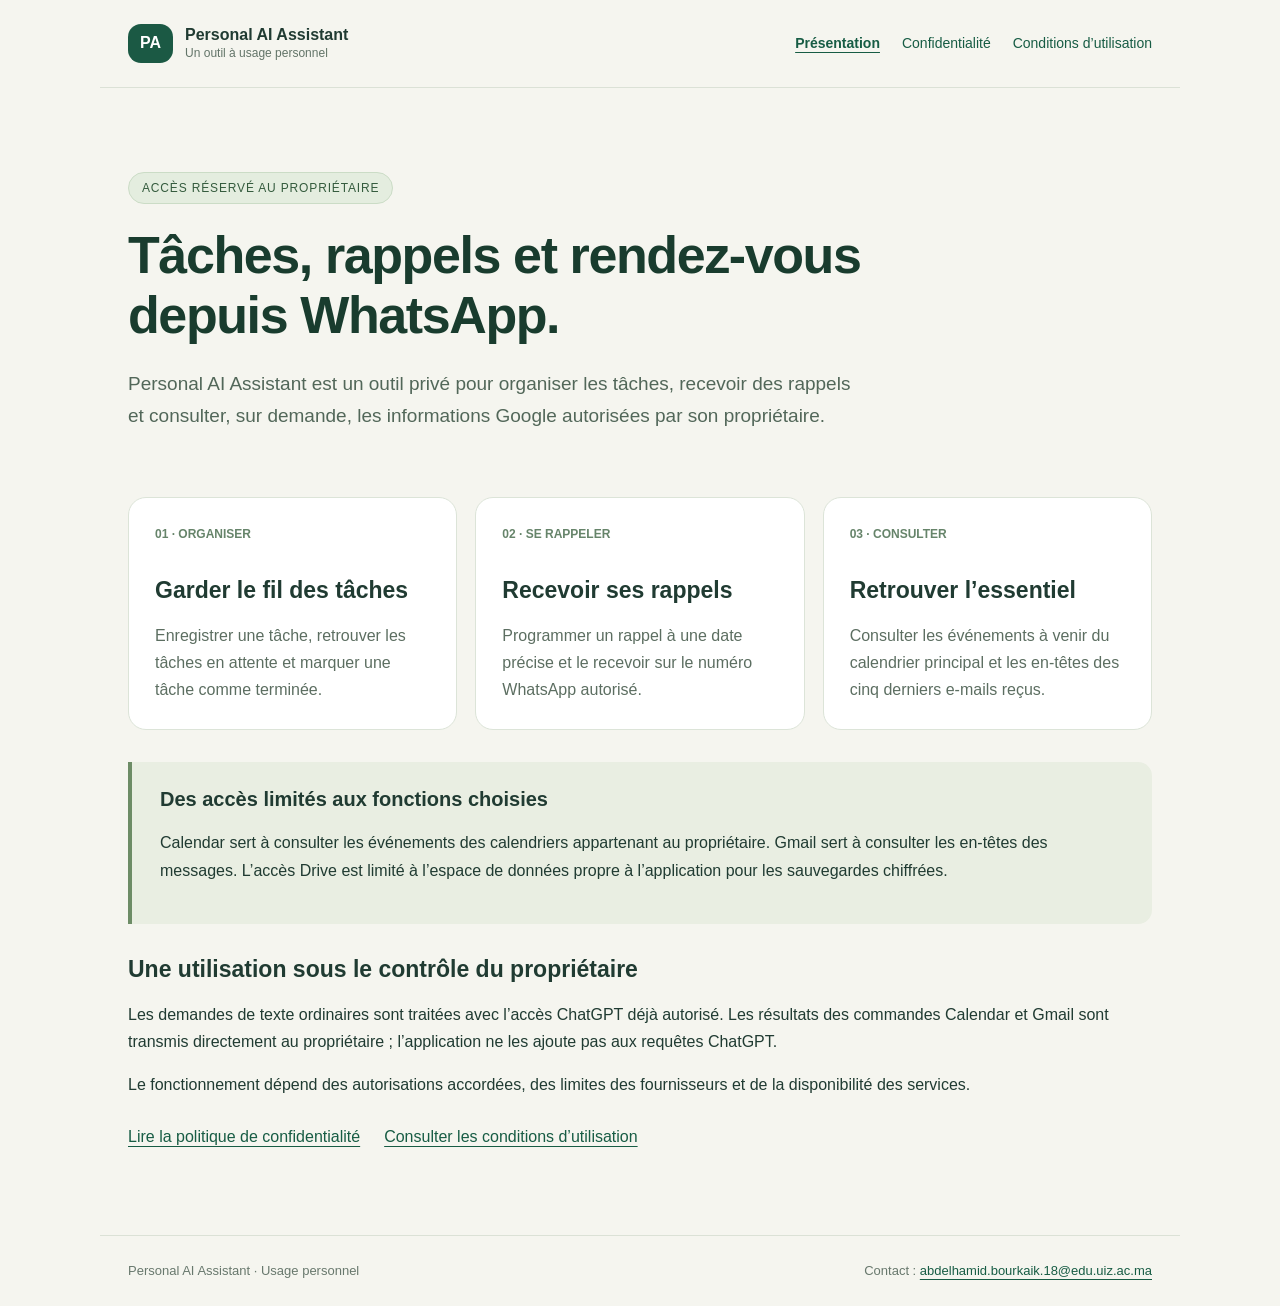
<file: index.html>
<!doctype html><html lang="fr"><head><meta charset="utf-8"><meta name="viewport" content="width=device-width, initial-scale=1"><meta name="description" content="Personal AI Assistant : assistant privé pour les tâches, les rappels et la consultation de données Google autorisées."><title>Présentation · Personal AI Assistant</title><link rel="stylesheet" href="styles.css"></head><body><header><a class="brand" href="index.html"><span class="mark" aria-hidden="true">PA</span><span>Personal AI Assistant<small>Un outil à usage personnel</small></span></a><nav aria-label="Navigation principale"><a href="index.html" aria-current="page">Présentation</a><a href="privacy.html">Confidentialité</a><a href="terms.html">Conditions d’utilisation</a></nav></header><main><section class="hero"><span class="tag">Accès réservé au propriétaire</span><h1>Tâches, rappels et rendez-vous depuis WhatsApp.</h1><p class="lead">Personal AI Assistant est un outil privé pour organiser les tâches, recevoir des rappels et consulter, sur demande, les informations Google autorisées par son propriétaire.</p></section><section class="grid" aria-label="Fonctionnalités"><article class="card"><span class="number">01 · ORGANISER</span><h2>Garder le fil des tâches</h2><p>Enregistrer une tâche, retrouver les tâches en attente et marquer une tâche comme terminée.</p></article><article class="card"><span class="number">02 · SE RAPPELER</span><h2>Recevoir ses rappels</h2><p>Programmer un rappel à une date précise et le recevoir sur le numéro WhatsApp autorisé.</p></article><article class="card"><span class="number">03 · CONSULTER</span><h2>Retrouver l’essentiel</h2><p>Consulter les événements à venir du calendrier principal et les en-têtes des cinq derniers e-mails reçus.</p></article></section><section class="note"><h2>Des accès limités aux fonctions choisies</h2><p>Calendar sert à consulter les événements des calendriers appartenant au propriétaire. Gmail sert à consulter les en-têtes des messages. L’accès Drive est limité à l’espace de données propre à l’application pour les sauvegardes chiffrées.</p></section><section><h2>Une utilisation sous le contrôle du propriétaire</h2><p>Les demandes de texte ordinaires sont traitées avec l’accès ChatGPT déjà autorisé. Les résultats des commandes Calendar et Gmail sont transmis directement au propriétaire ; l’application ne les ajoute pas aux requêtes ChatGPT.</p><p>Le fonctionnement dépend des autorisations accordées, des limites des fournisseurs et de la disponibilité des services.</p><div class="link-row"><a href="privacy.html">Lire la politique de confidentialité</a><a href="terms.html">Consulter les conditions d’utilisation</a></div></section></main><footer><p>Personal AI Assistant · Usage personnel</p><p class="contact">Contact : <a href="mailto:abdelhamid.bourkaik.18@edu.uiz.ac.ma">abdelhamid.bourkaik.18@edu.uiz.ac.ma</a></p></footer></body></html>
</file>
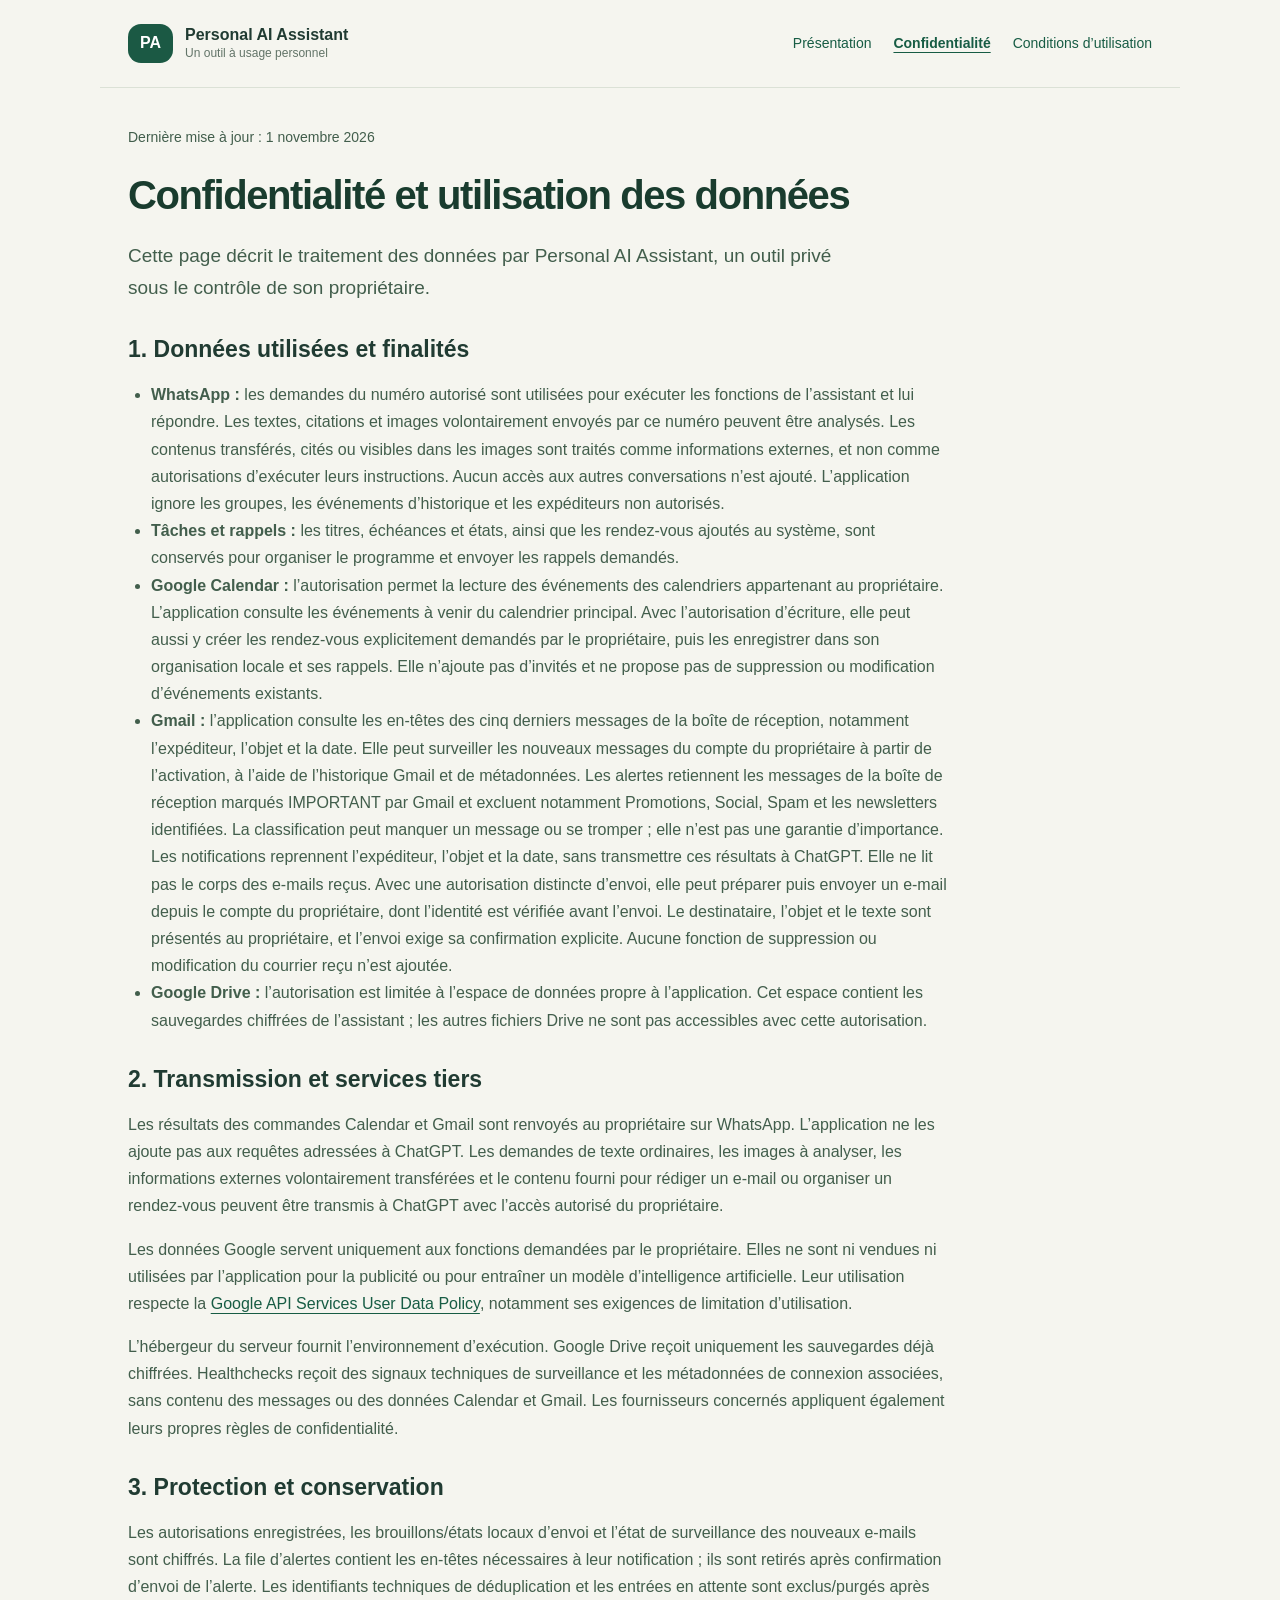
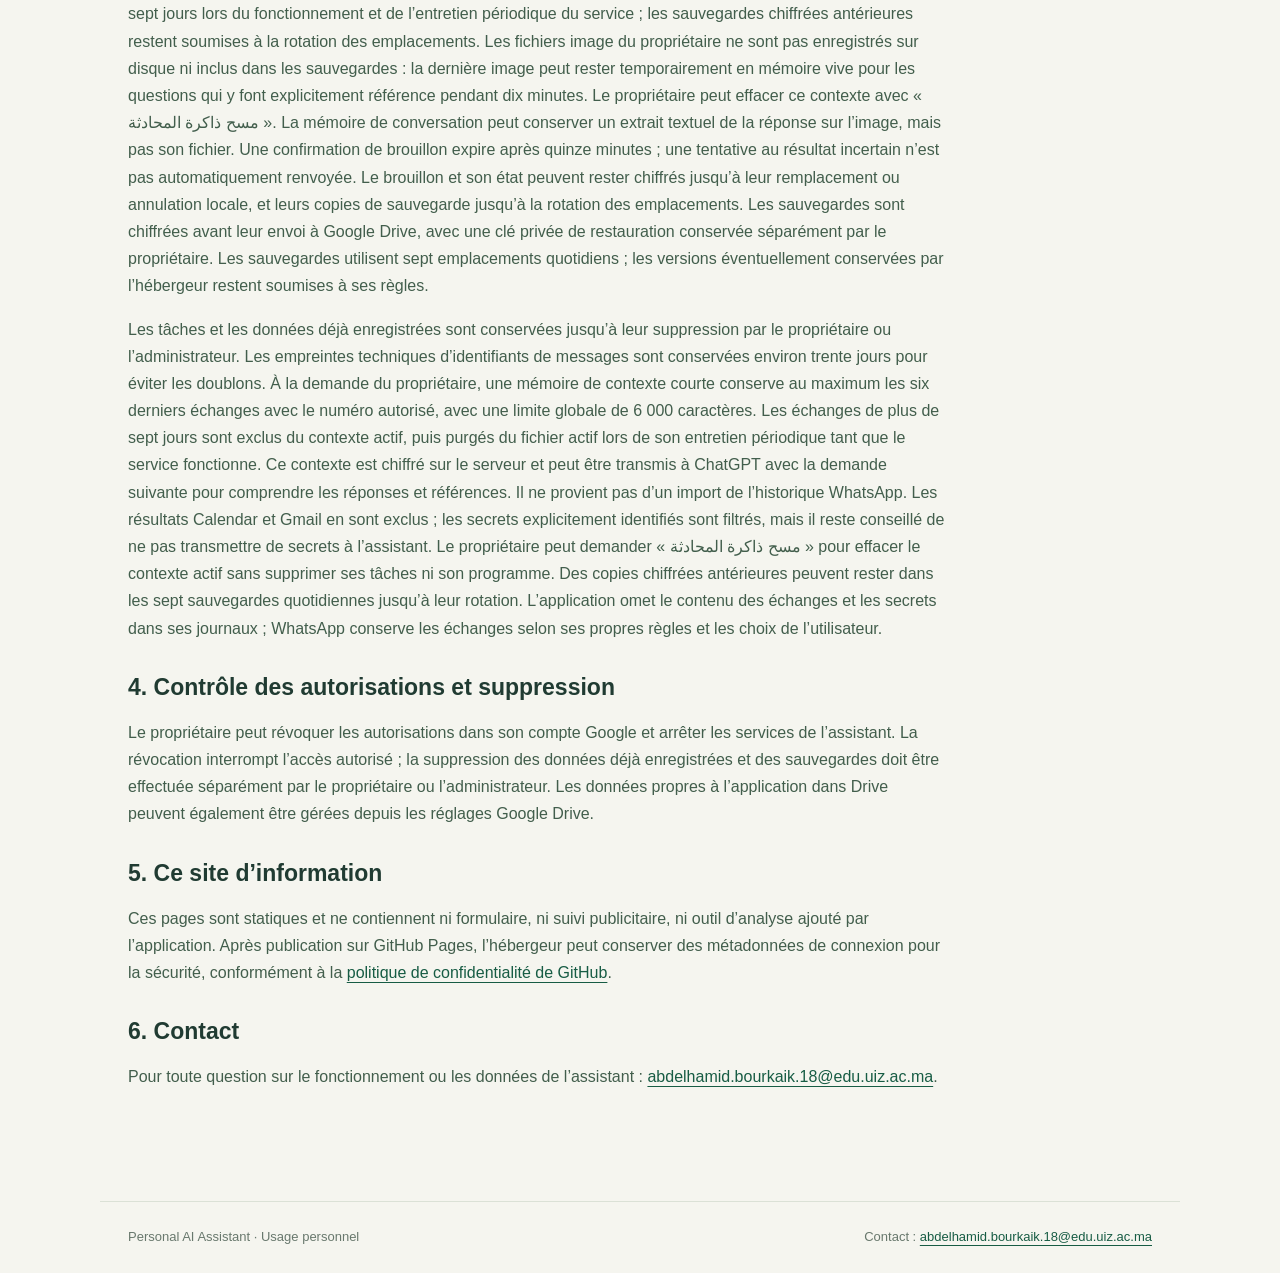
<file: privacy.html>
<!doctype html><html lang="fr"><head><meta charset="utf-8"><meta name="viewport" content="width=device-width, initial-scale=1"><meta name="description" content="Personal AI Assistant : assistant privé pour les tâches, les rappels et la consultation de données Google autorisées."><title>Confidentialité · Personal AI Assistant</title><link rel="stylesheet" href="styles.css"></head><body><header><a class="brand" href="index.html"><span class="mark" aria-hidden="true">PA</span><span>Personal AI Assistant<small>Un outil à usage personnel</small></span></a><nav aria-label="Navigation principale"><a href="index.html">Présentation</a><a href="privacy.html" aria-current="page">Confidentialité</a><a href="terms.html">Conditions d’utilisation</a></nav></header><main><article class="document"><p class="date">Dernière mise à jour : 1 novembre 2026</p><h1>Confidentialité et utilisation des données</h1><p class="lead">Cette page décrit le traitement des données par Personal AI Assistant, un outil privé sous le contrôle de son propriétaire.</p><h2>1. Données utilisées et finalités</h2><ul><li><strong>WhatsApp :</strong> les demandes du numéro autorisé sont utilisées pour exécuter les fonctions de l’assistant et lui répondre. Les textes, citations et images volontairement envoyés par ce numéro peuvent être analysés. Les contenus transférés, cités ou visibles dans les images sont traités comme informations externes, et non comme autorisations d’exécuter leurs instructions. Aucun accès aux autres conversations n’est ajouté. L’application ignore les groupes, les événements d’historique et les expéditeurs non autorisés.</li><li><strong>Tâches et rappels :</strong> les titres, échéances et états, ainsi que les rendez-vous ajoutés au système, sont conservés pour organiser le programme et envoyer les rappels demandés.</li><li><strong>Google Calendar :</strong> l’autorisation permet la lecture des événements des calendriers appartenant au propriétaire. L’application consulte les événements à venir du calendrier principal. Avec l’autorisation d’écriture, elle peut aussi y créer les rendez-vous explicitement demandés par le propriétaire, puis les enregistrer dans son organisation locale et ses rappels. Elle n’ajoute pas d’invités et ne propose pas de suppression ou modification d’événements existants.</li><li><strong>Gmail :</strong> l’application consulte les en-têtes des cinq derniers messages de la boîte de réception, notamment l’expéditeur, l’objet et la date. Elle peut surveiller les nouveaux messages du compte du propriétaire à partir de l’activation, à l’aide de l’historique Gmail et de métadonnées. Les alertes retiennent les messages de la boîte de réception marqués IMPORTANT par Gmail et excluent notamment Promotions, Social, Spam et les newsletters identifiées. La classification peut manquer un message ou se tromper ; elle n’est pas une garantie d’importance. Les notifications reprennent l’expéditeur, l’objet et la date, sans transmettre ces résultats à ChatGPT. Elle ne lit pas le corps des e-mails reçus. Avec une autorisation distincte d’envoi, elle peut préparer puis envoyer un e-mail depuis le compte du propriétaire, dont l’identité est vérifiée avant l’envoi. Le destinataire, l’objet et le texte sont présentés au propriétaire, et l’envoi exige sa confirmation explicite. Aucune fonction de suppression ou modification du courrier reçu n’est ajoutée.</li><li><strong>Google Drive :</strong> l’autorisation est limitée à l’espace de données propre à l’application. Cet espace contient les sauvegardes chiffrées de l’assistant ; les autres fichiers Drive ne sont pas accessibles avec cette autorisation.</li></ul><h2>2. Transmission et services tiers</h2><p>Les résultats des commandes Calendar et Gmail sont renvoyés au propriétaire sur WhatsApp. L’application ne les ajoute pas aux requêtes adressées à ChatGPT. Les demandes de texte ordinaires, les images à analyser, les informations externes volontairement transférées et le contenu fourni pour rédiger un e-mail ou organiser un rendez-vous peuvent être transmis à ChatGPT avec l’accès autorisé du propriétaire.</p><p>Les données Google servent uniquement aux fonctions demandées par le propriétaire. Elles ne sont ni vendues ni utilisées par l’application pour la publicité ou pour entraîner un modèle d’intelligence artificielle. Leur utilisation respecte la <a href="https://developers.google.com/terms/api-services-user-data-policy">Google API Services User Data Policy</a>, notamment ses exigences de limitation d’utilisation.</p><p>L’hébergeur du serveur fournit l’environnement d’exécution. Google Drive reçoit uniquement les sauvegardes déjà chiffrées. Healthchecks reçoit des signaux techniques de surveillance et les métadonnées de connexion associées, sans contenu des messages ou des données Calendar et Gmail. Les fournisseurs concernés appliquent également leurs propres règles de confidentialité.</p><h2>3. Protection et conservation</h2><p>Les autorisations enregistrées, les brouillons/états locaux d’envoi et l’état de surveillance des nouveaux e-mails sont chiffrés. La file d’alertes contient les en-têtes nécessaires à leur notification ; ils sont retirés après confirmation d’envoi de l’alerte. Les identifiants techniques de déduplication et les entrées en attente sont exclus/purgés après sept jours lors du fonctionnement et de l’entretien périodique du service ; les sauvegardes chiffrées antérieures restent soumises à la rotation des emplacements. Les fichiers image du propriétaire ne sont pas enregistrés sur disque ni inclus dans les sauvegardes : la dernière image peut rester temporairement en mémoire vive pour les questions qui y font explicitement référence pendant dix minutes. Le propriétaire peut effacer ce contexte avec « مسح ذاكرة المحادثة ». La mémoire de conversation peut conserver un extrait textuel de la réponse sur l’image, mais pas son fichier. Une confirmation de brouillon expire après quinze minutes ; une tentative au résultat incertain n’est pas automatiquement renvoyée. Le brouillon et son état peuvent rester chiffrés jusqu’à leur remplacement ou annulation locale, et leurs copies de sauvegarde jusqu’à la rotation des emplacements. Les sauvegardes sont chiffrées avant leur envoi à Google Drive, avec une clé privée de restauration conservée séparément par le propriétaire. Les sauvegardes utilisent sept emplacements quotidiens ; les versions éventuellement conservées par l’hébergeur restent soumises à ses règles.</p><p>Les tâches et les données déjà enregistrées sont conservées jusqu’à leur suppression par le propriétaire ou l’administrateur. Les empreintes techniques d’identifiants de messages sont conservées environ trente jours pour éviter les doublons. À la demande du propriétaire, une mémoire de contexte courte conserve au maximum les six derniers échanges avec le numéro autorisé, avec une limite globale de 6 000 caractères. Les échanges de plus de sept jours sont exclus du contexte actif, puis purgés du fichier actif lors de son entretien périodique tant que le service fonctionne. Ce contexte est chiffré sur le serveur et peut être transmis à ChatGPT avec la demande suivante pour comprendre les réponses et références. Il ne provient pas d’un import de l’historique WhatsApp. Les résultats Calendar et Gmail en sont exclus ; les secrets explicitement identifiés sont filtrés, mais il reste conseillé de ne pas transmettre de secrets à l’assistant. Le propriétaire peut demander « مسح ذاكرة المحادثة » pour effacer le contexte actif sans supprimer ses tâches ni son programme. Des copies chiffrées antérieures peuvent rester dans les sept sauvegardes quotidiennes jusqu’à leur rotation. L’application omet le contenu des échanges et les secrets dans ses journaux ; WhatsApp conserve les échanges selon ses propres règles et les choix de l’utilisateur.</p><h2>4. Contrôle des autorisations et suppression</h2><p>Le propriétaire peut révoquer les autorisations dans son compte Google et arrêter les services de l’assistant. La révocation interrompt l’accès autorisé ; la suppression des données déjà enregistrées et des sauvegardes doit être effectuée séparément par le propriétaire ou l’administrateur. Les données propres à l’application dans Drive peuvent également être gérées depuis les réglages Google Drive.</p><h2>5. Ce site d’information</h2><p>Ces pages sont statiques et ne contiennent ni formulaire, ni suivi publicitaire, ni outil d’analyse ajouté par l’application. Après publication sur GitHub Pages, l’hébergeur peut conserver des métadonnées de connexion pour la sécurité, conformément à la <a href="https://docs.github.com/en/site-policy/privacy-policies/github-general-privacy-statement">politique de confidentialité de GitHub</a>.</p><h2>6. Contact</h2><p class="contact">Pour toute question sur le fonctionnement ou les données de l’assistant : <a href="mailto:abdelhamid.bourkaik.18@edu.uiz.ac.ma">abdelhamid.bourkaik.18@edu.uiz.ac.ma</a>.</p></article></main><footer><p>Personal AI Assistant · Usage personnel</p><p class="contact">Contact : <a href="mailto:abdelhamid.bourkaik.18@edu.uiz.ac.ma">abdelhamid.bourkaik.18@edu.uiz.ac.ma</a></p></footer></body></html>
</file>
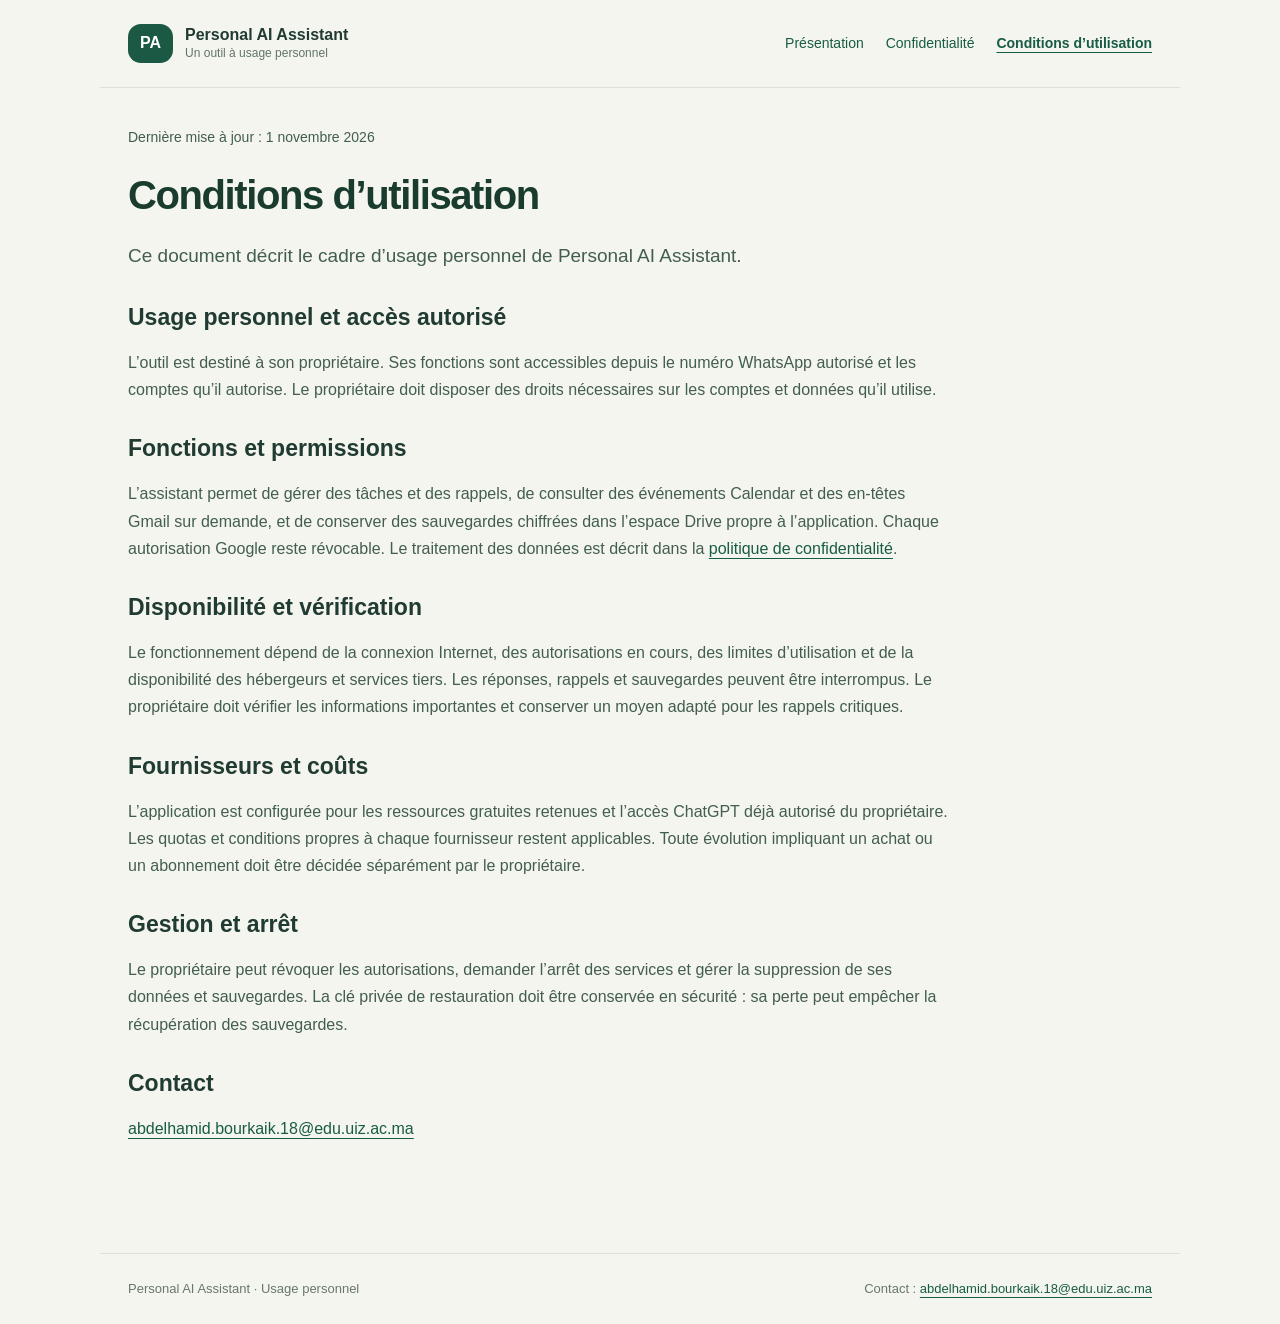
<file: terms.html>
<!doctype html><html lang="fr"><head><meta charset="utf-8"><meta name="viewport" content="width=device-width, initial-scale=1"><meta name="description" content="Personal AI Assistant : assistant privé pour les tâches, les rappels et la consultation de données Google autorisées."><title>Conditions d’utilisation · Personal AI Assistant</title><link rel="stylesheet" href="styles.css"></head><body><header><a class="brand" href="index.html"><span class="mark" aria-hidden="true">PA</span><span>Personal AI Assistant<small>Un outil à usage personnel</small></span></a><nav aria-label="Navigation principale"><a href="index.html">Présentation</a><a href="privacy.html">Confidentialité</a><a href="terms.html" aria-current="page">Conditions d’utilisation</a></nav></header><main><article class="document"><p class="date">Dernière mise à jour : 1 novembre 2026</p><h1>Conditions d’utilisation</h1><p class="lead">Ce document décrit le cadre d’usage personnel de Personal AI Assistant.</p><h2>Usage personnel et accès autorisé</h2><p>L’outil est destiné à son propriétaire. Ses fonctions sont accessibles depuis le numéro WhatsApp autorisé et les comptes qu’il autorise. Le propriétaire doit disposer des droits nécessaires sur les comptes et données qu’il utilise.</p><h2>Fonctions et permissions</h2><p>L’assistant permet de gérer des tâches et des rappels, de consulter des événements Calendar et des en-têtes Gmail sur demande, et de conserver des sauvegardes chiffrées dans l’espace Drive propre à l’application. Chaque autorisation Google reste révocable. Le traitement des données est décrit dans la <a href="privacy.html">politique de confidentialité</a>.</p><h2>Disponibilité et vérification</h2><p>Le fonctionnement dépend de la connexion Internet, des autorisations en cours, des limites d’utilisation et de la disponibilité des hébergeurs et services tiers. Les réponses, rappels et sauvegardes peuvent être interrompus. Le propriétaire doit vérifier les informations importantes et conserver un moyen adapté pour les rappels critiques.</p><h2>Fournisseurs et coûts</h2><p>L’application est configurée pour les ressources gratuites retenues et l’accès ChatGPT déjà autorisé du propriétaire. Les quotas et conditions propres à chaque fournisseur restent applicables. Toute évolution impliquant un achat ou un abonnement doit être décidée séparément par le propriétaire.</p><h2>Gestion et arrêt</h2><p>Le propriétaire peut révoquer les autorisations, demander l’arrêt des services et gérer la suppression de ses données et sauvegardes. La clé privée de restauration doit être conservée en sécurité : sa perte peut empêcher la récupération des sauvegardes.</p><h2>Contact</h2><p class="contact"><a href="mailto:abdelhamid.bourkaik.18@edu.uiz.ac.ma">abdelhamid.bourkaik.18@edu.uiz.ac.ma</a></p></article></main><footer><p>Personal AI Assistant · Usage personnel</p><p class="contact">Contact : <a href="mailto:abdelhamid.bourkaik.18@edu.uiz.ac.ma">abdelhamid.bourkaik.18@edu.uiz.ac.ma</a></p></footer></body></html>
</file>
<file: styles.css>
*{box-sizing:border-box}html{color-scheme:light}body{margin:0;background:#f5f5ef;color:#203b32;font-family:Segoe UI,Arial,sans-serif;line-height:1.7}a{color:#175c44;text-underline-offset:4px}a:hover{color:#0a3e2c}a:focus-visible{outline:3px solid #d7ac50;outline-offset:5px}header,main,footer{max-width:1080px;margin:auto;padding:24px 28px}header{display:flex;align-items:center;justify-content:space-between;gap:24px;border-bottom:1px solid #dbe1d6}.brand{display:flex;gap:12px;align-items:center;color:#203b32;text-decoration:none;font-weight:700;line-height:1.3}.mark{background:#1b5944;color:white;border-radius:13px;padding:9px 12px;font-size:16px}.brand small{display:block;font-size:12px;font-weight:400;color:#627468}nav{display:flex;gap:22px;font-size:14px;flex-wrap:wrap}nav a{text-decoration:none}nav a[aria-current=page]{font-weight:700;text-decoration:underline}.hero{padding:60px 0 36px;max-width:840px}.tag{font-size:12px;letter-spacing:.07em;text-transform:uppercase;background:#e4eddf;color:#345b3d;border:1px solid #cbdcc6;display:inline-block;border-radius:30px;padding:5px 13px}h1{font-size:clamp(32px,5vw,52px);line-height:1.15;letter-spacing:-1.4px;margin:22px 0;color:#193c2e}h2{font-size:23px;line-height:1.35;margin:30px 0 10px}h3{font-size:18px;margin:0 0 10px}.lead{font-size:19px;color:#526759;max-width:740px}.grid{display:grid;grid-template-columns:repeat(3,1fr);gap:18px;margin:10px 0 32px}.card{background:#fff;border:1px solid #dce4d8;border-radius:18px;padding:26px}.number{font-size:12px;font-weight:700;color:#66846a;margin-bottom:16px;display:block}.card p{margin-bottom:0;color:#5c6e61}.note{background:#e9eee2;border-left:4px solid #6d8c66;border-radius:0 14px 14px 0;padding:24px 28px;margin:26px 0}.note h2{margin:0 0 10px;font-size:20px}.document{max-width:820px;padding-bottom:36px}.document h1{font-size:40px}.document p,.document li{color:#425e4c}.document ul{padding-left:23px}footer{border-top:1px solid #dbe1d6;margin-top:35px;font-size:13px;color:#68786d;display:flex;gap:22px;justify-content:space-between;flex-wrap:wrap}footer p{margin:0}.date{color:#6c7b6c;font-size:14px}.contact{overflow-wrap:anywhere}.link-row{display:flex;gap:24px;flex-wrap:wrap;margin:25px 0}@media(max-width:680px){header{align-items:flex-start;flex-direction:column;gap:18px}header,main,footer{padding:20px}.hero{padding:35px 0 20px}.grid{grid-template-columns:1fr;gap:12px}.card{padding:22px}.lead{font-size:17px}.document h1{font-size:32px}.note{padding:20px}nav{gap:18px}footer{margin-top:20px}}
</file>
